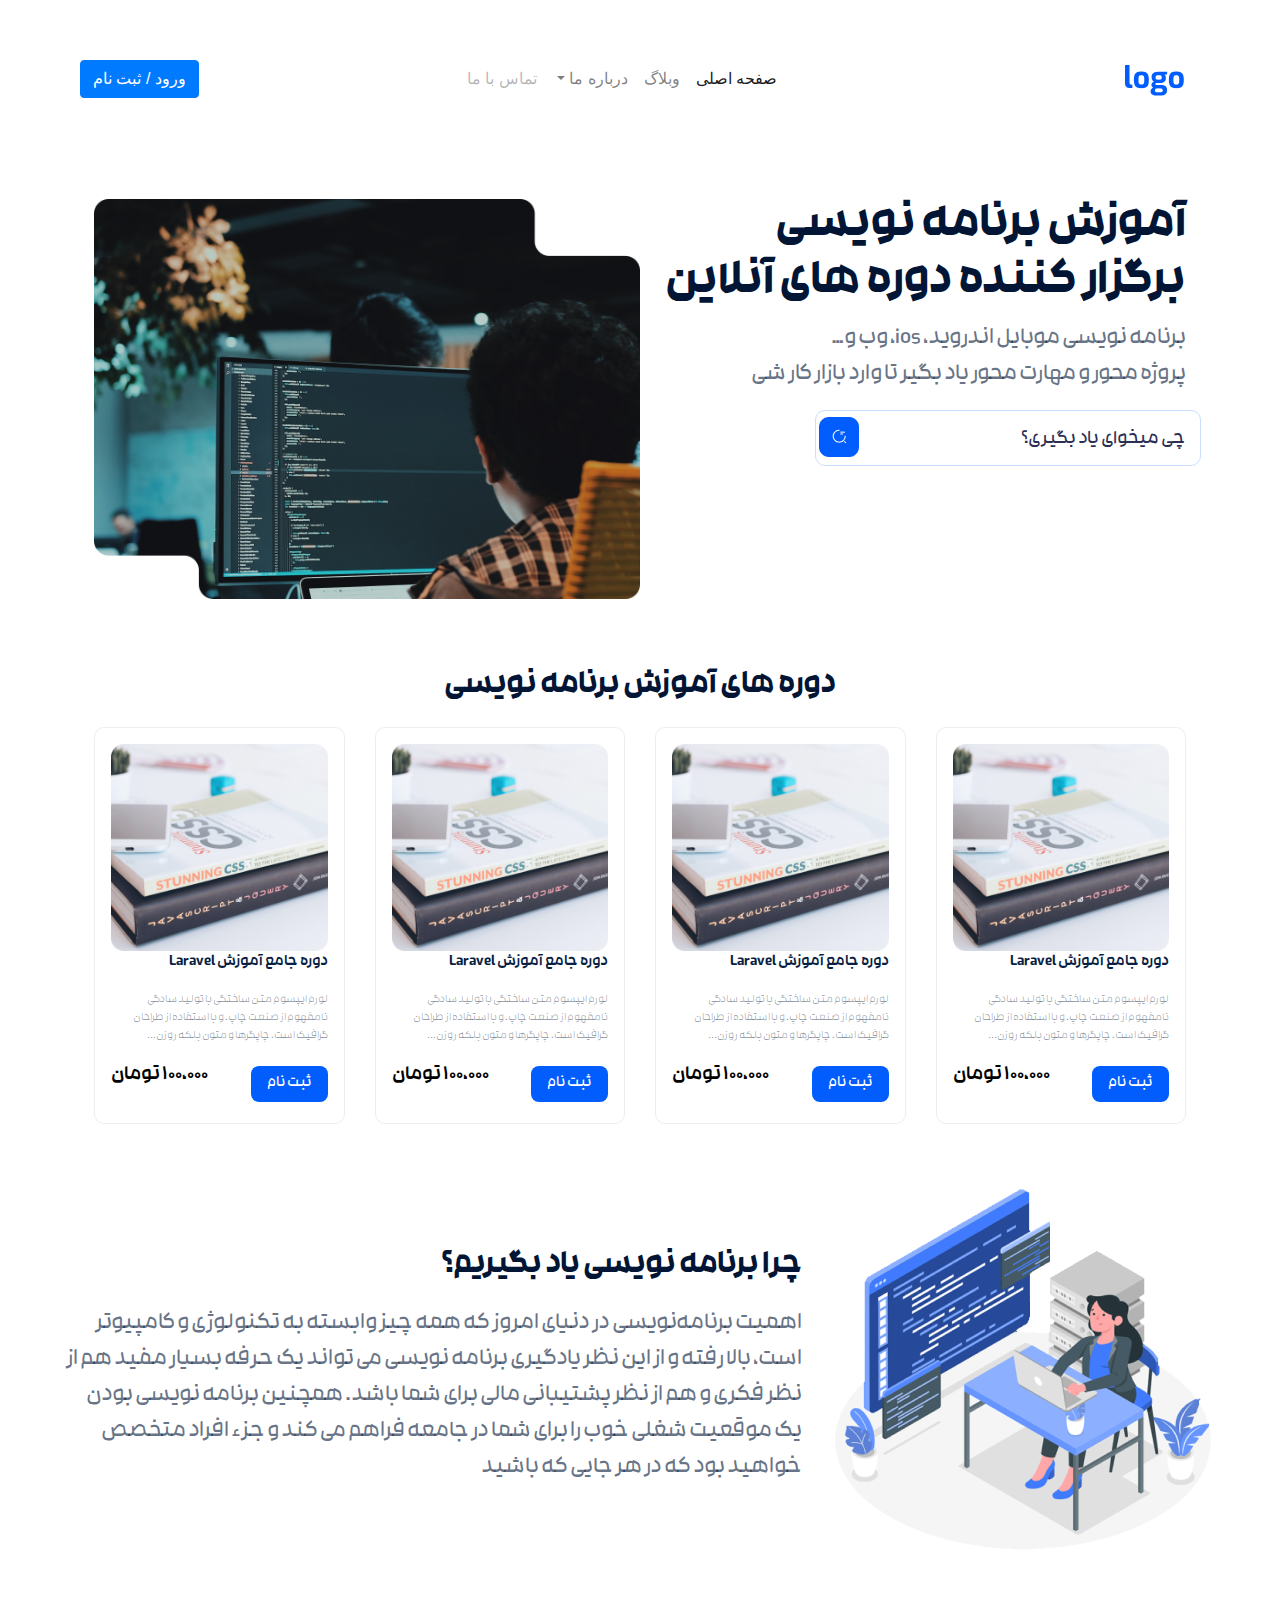
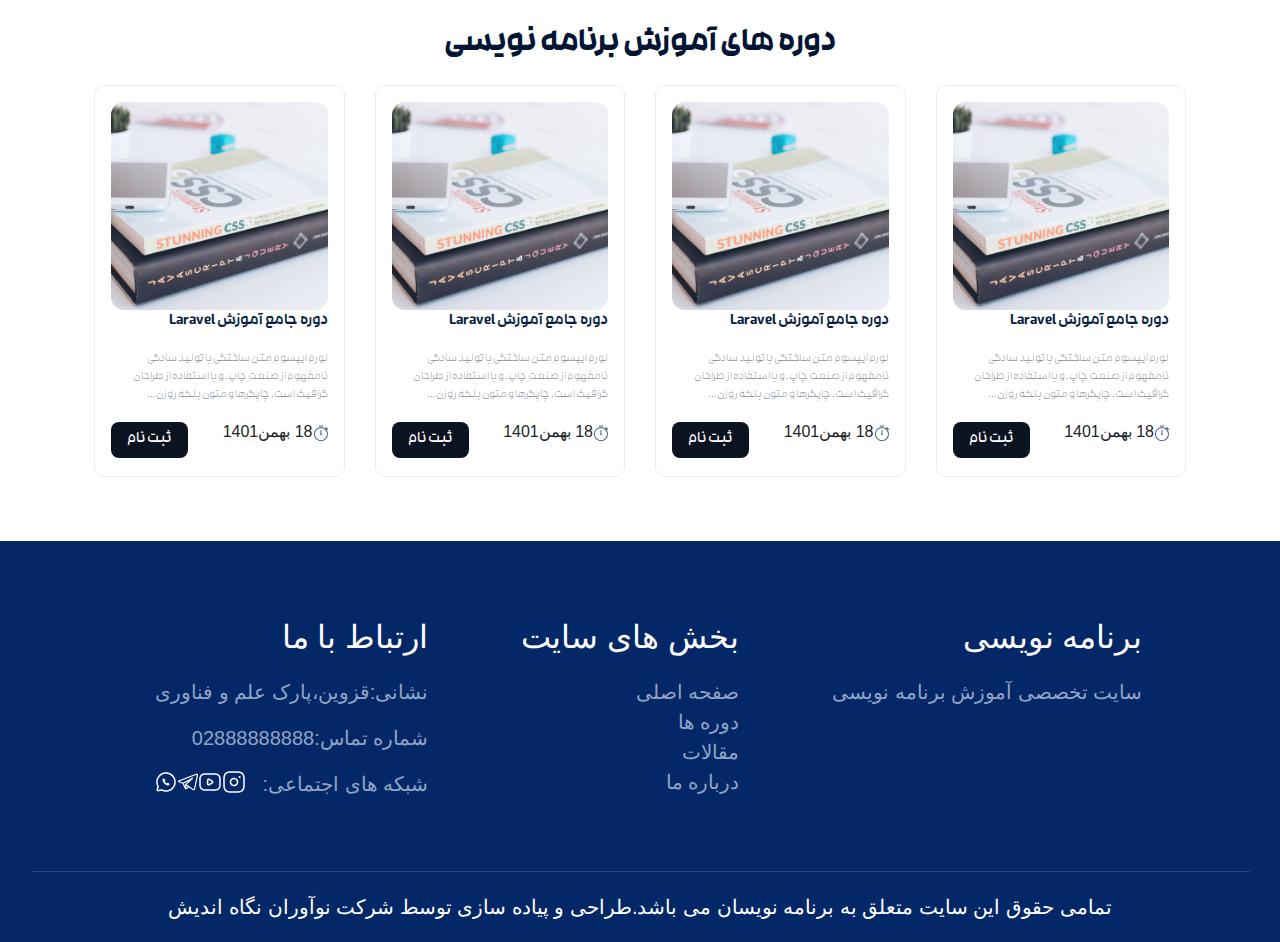
<file: index.html>
<!DOCTYPE html>
<html lang="en">
<head>
    <meta charset="UTF-8">
    <meta http-equiv="X-UA-Compatible" content="IE=edge">
    <meta name="viewport" content="width=device-width, initial-scale=1.0">
    <title>index</title>
    <link href="https://unpkg.com/aos@2.3.1/dist/aos.css" rel="stylesheet">
    <script src="https://unpkg.com/aos@2.3.1/dist/aos.js"></script>
    <link rel="stylesheet" href="css/index.css">
    <link rel="stylesheet" href="css/globalstyle.css">
    <link rel="stylesheet" href="https://cdn.jsdelivr.net/npm/bootstrap@4.6.2/dist/css/bootstrap.min.css">
    <script src="https://cdn.jsdelivr.net/npm/jquery@3.6.3/dist/jquery.slim.min.js"></script>
    <script src="https://cdn.jsdelivr.net/npm/popper.js@1.16.1/dist/umd/popper.min.js"></script>
    <script src="https://cdn.jsdelivr.net/npm/bootstrap@4.6.2/dist/js/bootstrap.bundle.min.js"></script>
</head>
<body>
    <header class="hed">
        <nav class="navbar navbar-expand-lg navbar-light bg">
            <a class="navbar-brand" href="https://zirotopro.ir/">
                <img src="images/logo.png">
            </a>
            <button class="navbar-toggler" type="button" data-toggle="collapse" data-target="#navbarSupportedContent" aria-controls="navbarSupportedContent" aria-expanded="false" aria-label="Toggle navigation">
              <span class="navbar-toggler-icon"></span>
            </button>
          
            <div class="collapse navbar-collapse" id="navbarSupportedContent">
              <ul class="navbar-nav mr-auto">
                <li class="nav-item active">
                  <a class="nav-link" href="zirotopro.ir">صفحه اصلی <span class="sr-only">(current)</span></a>
                </li>
                <li class="nav-item">
                  <a class="nav-link" href="zirotopro.ir">وبلاگ</a>
                </li>
                <li class="nav-item dropdown">
                  <a class="nav-link dropdown-toggle" href="zirotopro.ir" id="navbarDropdown" role="button" data-toggle="dropdown" aria-haspopup="true" aria-expanded="false">
                    درباره ما
                  </a>
                  <div class="dropdown-menu" aria-labelledby="navbarDropdown">
                    <a class="dropdown-item" href="zirotopro.ir">زیرو تو پرو</a>
                    <a class="dropdown-item" href="https://zibaeslami.ir/">زیبا اسلامی</a>
                    <div class="dropdown-divider"></div>
                    <a class="dropdown-item" href="#">وبلاگ اصلی سایت</a>
                  </div>
                </li>
                <li class="nav-item">
                  <a class="nav-link disabled" href="zirotopro.ir">تماس با ما</a>
                </li>
                </li>
              </ul>
              <div> 
                <form class="form-inline my-2 my-lg-0">
                    <button class="btn btn-primary" type="submit">ورود / ثبت نام</button>
                  </form>
              </div>
            </div>
          </nav>
    </header>
    <div class="hero">
        <div class="hero-image" data-aos="fade-right" data-aos-duration="1500">
            <img src="images/heroimage.png" alt="image">
        </div>
        <div class="hero-desc">
            <h1 class="hero-title">
                آموزش برنامه نویسی <br/>
برگزار کننده دوره های آنلاین 
            </h1>
            <p class="hero-desc-desc">
                برنامه نویسی موبایل اندروید، ios، وب و … <br/>
 پروژه محور و مهارت محور یاد بگیر تا وارد بازار کار شی
            </p>
            <form>
                <div class="hero-input">
                    <input placeholder="چی میخوای یاد بگیری؟" name="what">
                    <img src="images/search.png" alt="icon">
                </div>
            </form>
        </div>
    </div>

    <div class="vasati">
        <p class="product-title">
            دوره های آموزش برنامه نویسی
        </p>
        <div class="product-wrapper">
            <div class="product-item">
                <div class="product-item-image">
                    <img src="images/itempicutre.png" alt="image">
                </div>
                <div class="product-item-desc">
                    <p class="product-item-desc-title">
                        دوره جامع آموزش Laravel
                    </p>
                    <p class="product-item-desc-desc">
                        لورم ایپسوم متن ساختگی با تولید سادگی نامفهوم از صنعت چاپ، و با استفاده از طراحان گرافیک است، چاپگرها و متون بلکه روزن...
                    </p>
                    <div class="product-item-bottom">
                        <a href="https://zibaeslami.ir/">ثبت نام</a>
                        <p>۱۰۰،۰۰۰ تومان</p>
                    </div>
                </div>
            </div>
            <div class="product-item">
                <div class="product-item-image">
                    <img src="images/itempicutre.png" alt="image">
                </div>
                <div class="product-item-desc">
                    <p class="product-item-desc-title">
                        دوره جامع آموزش Laravel
                    </p>
                    <p class="product-item-desc-desc">
                        لورم ایپسوم متن ساختگی با تولید سادگی نامفهوم از صنعت چاپ، و با استفاده از طراحان گرافیک است، چاپگرها و متون بلکه روزن...
                    </p>
                    <div class="product-item-bottom">
                        <a href="https://zibaeslami.ir/">ثبت نام</a>
                        <p>۱۰۰،۰۰۰ تومان</p>
                    </div>
                </div>
            </div>
            <div class="product-item">
                <div class="product-item-image">
                    <img src="images/itempicutre.png" alt="image">
                </div>
                <div class="product-item-desc">
                    <p class="product-item-desc-title">
                        دوره جامع آموزش Laravel
                    </p>
                    <p class="product-item-desc-desc">
                        لورم ایپسوم متن ساختگی با تولید سادگی نامفهوم از صنعت چاپ، و با استفاده از طراحان گرافیک است، چاپگرها و متون بلکه روزن...
                    </p>
                    <div class="product-item-bottom">
                        <a href="https://zibaeslami.ir/">ثبت نام</a>
                        <p>۱۰۰،۰۰۰ تومان</p>
                    </div>
                </div>
            </div>
            <div class="product-item">
                <div class="product-item-image">
                    <img src="images/itempicutre.png" alt="image">
                </div>
                <div class="product-item-desc">
                    <p class="product-item-desc-title">
                        دوره جامع آموزش Laravel
                    </p>
                    <p class="product-item-desc-desc">
                        لورم ایپسوم متن ساختگی با تولید سادگی نامفهوم از صنعت چاپ، و با استفاده از طراحان گرافیک است، چاپگرها و متون بلکه روزن...
                    </p>
                    <div class="product-item-bottom">
                        <a href="https://zibaeslami.ir/">ثبت نام</a>
                        <p>۱۰۰،۰۰۰ تومان</p>
                    </div>
                </div>
            </div>
        </div>
    </div>
        <div class="index-hero-wrapper">
            <div class="index-hero-image">
                <img src="images/computer.png" alt="image">
            </div>
            <div class="index-hero">
                <p class="index-hero-title">
                    چرا برنامه نویسی یاد بگیریم؟
                </p>
                <p class="index-hero-desc">
                    اهمیت برنامه‌نویسی در دنیای امروز که همه چیز وابسته به تکنولوژی و کامپیوتر است، بالا رفته و از این نظر یادگیری برنامه نویسی می تواند یک حرفه بسیار مفید هم از نظر فکری و هم از نظر پشتیبانی مالی برای شما باشد. همچنین برنامه نویسی بودن یک موقعیت شغلی خوب را برای شما در جامعه فراهم می کند و جزء افراد متخصص خواهید بود که در هر جایی که باشید 
                </p>
            </div>
        </div>
        <div class="paini">
        <p class="product-title">
            دوره های آموزش برنامه نویسی
        </p>
        <div class="card-wrapper">
            <div class="product-item">
                <div class="product-item-image">
                    <img src="images/itempicutre.png" alt="image">
                </div>
                <div class="product-item-desc">
                    <p class="product-item-desc-title">
                        دوره جامع آموزش Laravel
                    </p>
                    <p class="product-item-desc-desc">
                        لورم ایپسوم متن ساختگی با تولید سادگی نامفهوم از صنعت چاپ، و با استفاده از طراحان گرافیک است، چاپگرها و متون بلکه روزن...
                    </p>
                    <div class="card-item-bottom">
                        <a href="https://zibaeslami.ir/">ثبت نام</a>
                        <div class="time-icon">
                            <p>18 بهمن1401</p>
                            <div>
                                <img src="images/clock.png" alt="icon">
                            </div>    
                        </div>
                    </div>
                </div>
            </div>
            <div class="product-item">
                <div class="product-item-image">
                    <img src="images/itempicutre.png" alt="image">
                </div>
                <div class="product-item-desc">
                    <p class="product-item-desc-title">
                        دوره جامع آموزش Laravel
                    </p>
                    <p class="product-item-desc-desc">
                        لورم ایپسوم متن ساختگی با تولید سادگی نامفهوم از صنعت چاپ، و با استفاده از طراحان گرافیک است، چاپگرها و متون بلکه روزن...
                    </p>
                    <div class="card-item-bottom">
                        <a href="https://zibaeslami.ir/">ثبت نام</a>
                        <div class="time-icon">
                            <p>18 بهمن1401</p>
                            <div>
                                <img src="images/clock.png" alt="icon">
                            </div>    
                        </div>
                    </div>
                </div>
            </div>
            <div class="product-item">
                <div class="product-item-image">
                    <img src="images/itempicutre.png" alt="image">
                </div>
                <div class="product-item-desc">
                    <p class="product-item-desc-title">
                        دوره جامع آموزش Laravel
                    </p>
                    <p class="product-item-desc-desc">
                        لورم ایپسوم متن ساختگی با تولید سادگی نامفهوم از صنعت چاپ، و با استفاده از طراحان گرافیک است، چاپگرها و متون بلکه روزن...
                    </p>
                    <div class="card-item-bottom">
                        <a href="https://zibaeslami.ir/">ثبت نام</a>
                        <div class="time-icon">
                            <p>18 بهمن1401</p>
                            <div>
                                <img src="images/clock.png" alt="icon">
                            </div>    
                        </div>
                    </div>
                </div>
            </div>
            <div class="product-item">
                <div class="product-item-image">
                    <img src="images/itempicutre.png" alt="image">
                </div>
                <div class="product-item-desc">
                    <p class="product-item-desc-title">
                        دوره جامع آموزش Laravel
                    </p>
                    <p class="product-item-desc-desc">
                        لورم ایپسوم متن ساختگی با تولید سادگی نامفهوم از صنعت چاپ، و با استفاده از طراحان گرافیک است، چاپگرها و متون بلکه روزن...
                    </p>
                    <div class="card-item-bottom">
                        <a href="https://zibaeslami.ir/">ثبت نام</a>
                        <div class="time-icon">
                            <p>18 بهمن1401</p>
                            <div>
                                <img src="images/clock.png" alt="icon">
                            </div>
                        </div>
                    </div>
                </div>
            </div>
        </div>
    </div>
    <footer class="footer">
        <div class="foot-all">
            <div class="foot-top">
                <div class="foot-sit">
                    <p class="foot-sit-titel">
                        برنامه نویسی
                    </p>
                    <p class="foot-sit-desc">
                        سایت تخصصی آموزش برنامه نویسی
                    </p>
                </div>
                <div class="foot-part">
                    <p class="foot-sit-titel">
                        بخش های سایت
                    </p>
                    <div clas="foor-part-all">
                        <div class="foot-part-link">
                            <a href="https://zibaeslami.ir/">صفحه اصلی</a>
                        </div>
                        <div class="foot-part-link">    
                            <a href="https://zibaeslami.ir/">دوره ها</a>
                        </div>
                        <div class="foot-part-link">
                            <a href="https://zibaeslami.ir/">مقالات</a>
                        </div>
                        <div class="foot-part-link">    
                            <a href="https://zibaeslami.ir/">درباره ما</a>
                        </div>
                    </div>
                </div>
                <div class="foot-connection">
                    <p class="foot-sit-titel">
                        ارتباط با ما
                    </p>
                    <div>
                        <p class="foot-sit-desc">
                            نشانی:قزوین،پارک علم و فناوری
                        </p>
                        <p class="foot-sit-desc">
                            شماره تماس:02888888888
                        </p>
                        <div class="social-media">
                            <div class="foot-sit-dtext">
                                <p class="foot-sit-desc">
                                    شبکه های اجتماعی:
                                </p>
                            </div>
                            <div class="app-icon">
                                <div>
                                    <a href="https://zibaeslami.ir/">
                                    <img src="images/instagram.png" alt="icon"></a>
                                </div>
                                <div>
                                    <a href="https://zibaeslami.ir/">
                                    <img src="images/youtube.png" alt="icon"></a>
                                </div>
                                <div>
                                    <a href="https://zibaeslami.ir/">
                                    <img src="images/telegram.png" alt="icon"></a>
                                </div>
                                <div>
                                    <a href="https://zibaeslami.ir/">
                                    <img src="images/whatsapp.png" alt="icon"></a>
                                </div>
                            </div>
                        </div>
                    </div>
                </div>
            </div>
            <div class="foot-end">
                <div class="footer-end-image">
                    <img src="images/line.png" alt="line">
                </div>    
                <p class="footer-end-desc">
                تمامی حقوق این سایت متعلق به برنامه نویسان می باشد.طراحی و پیاده سازی توسط شرکت نوآوران نگاه اندیش
                </p>
            </div>
        </div>
    </footer>
    <script>AOS.init();</script>
</body>
</html>
</file>
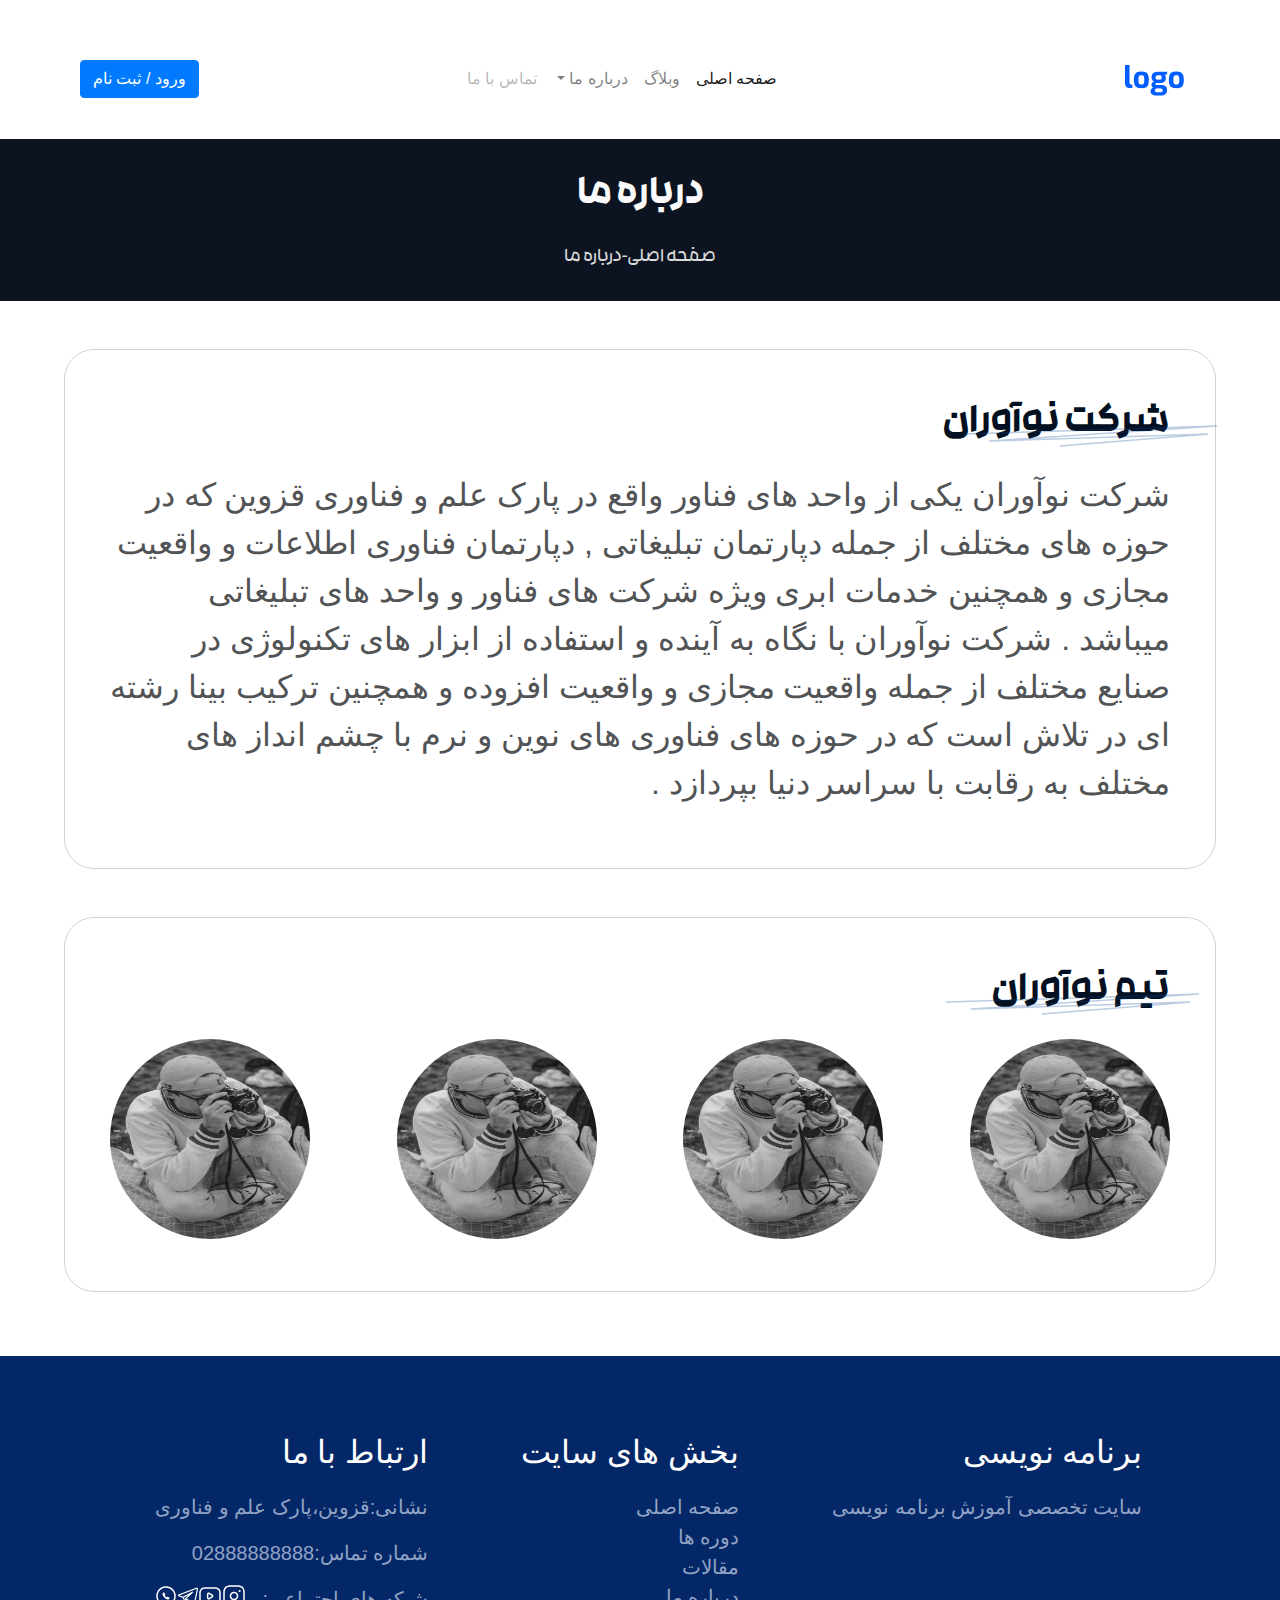
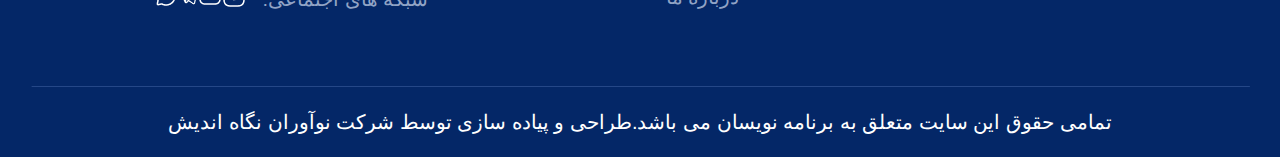
<file: about us.html>
<!DOCTYPE html>
<html lang="en">
<head>
    <meta charset="UTF-8">
    <meta http-equiv="X-UA-Compatible" content="IE=edge">
    <meta name="viewport" content="width=device-width, initial-scale=1.0">
    <title>about us</title>
    <link rel="stylesheet" href="css/globalstyle.css">
    <link rel="stylesheet" href="css/about-us.css">
    <link rel="stylesheet" href="https://cdn.jsdelivr.net/npm/bootstrap@4.6.2/dist/css/bootstrap.min.css">
    <script src="https://cdn.jsdelivr.net/npm/jquery@3.6.3/dist/jquery.slim.min.js"></script>
    <script src="https://cdn.jsdelivr.net/npm/popper.js@1.16.1/dist/umd/popper.min.js"></script>
    <script src="https://cdn.jsdelivr.net/npm/bootstrap@4.6.2/dist/js/bootstrap.bundle.min.js"></script>
</head>
<body>
    <header class="hed">
        <nav class="navbar navbar-expand-lg navbar-light bg">
            <a class="navbar-brand" href="https://zirotopro.ir/">
                <img src="images/logo.png">
            </a>
            <button class="navbar-toggler" type="button" data-toggle="collapse" data-target="#navbarSupportedContent" aria-controls="navbarSupportedContent" aria-expanded="false" aria-label="Toggle navigation">
              <span class="navbar-toggler-icon"></span>
            </button>
          
            <div class="collapse navbar-collapse" id="navbarSupportedContent">
              <ul class="navbar-nav mr-auto">
                <li class="nav-item active">
                  <a class="nav-link" href="zirotopro.ir">صفحه اصلی <span class="sr-only">(current)</span></a>
                </li>
                <li class="nav-item">
                  <a class="nav-link" href="zirotopro.ir">وبلاگ</a>
                </li>
                <li class="nav-item dropdown">
                  <a class="nav-link dropdown-toggle" href="zirotopro.ir" id="navbarDropdown" role="button" data-toggle="dropdown" aria-haspopup="true" aria-expanded="false">
                    درباره ما
                  </a>
                  <div class="dropdown-menu" aria-labelledby="navbarDropdown">
                    <a class="dropdown-item" href="zirotopro.ir">زیرو تو پرو</a>
                    <a class="dropdown-item" href="https://zibaeslami.ir/">زیبا اسلامی</a>
                    <div class="dropdown-divider"></div>
                    <a class="dropdown-item" href="#">وبلاگ اصلی سایت</a>
                  </div>
                </li>
                <li class="nav-item">
                  <a class="nav-link disabled" href="zirotopro.ir">تماس با ما</a>
                </li>
                </li>
              </ul>
              <div> 
                <form class="form-inline my-2 my-lg-0">
                    <button class="btn btn-primary" type="submit">ورود / ثبت نام</button>
                  </form>
              </div>
            </div>
          </nav>
    </header>
    <div class="main-title">
        <p class="main-title-title">
            درباره ما
        </p>
        <p class="main-title-desc">
            صفحه اصلی-درباره ما
        </p>
    </div>
    <div class="top-box">
        <div class="top-title">
            <p class="top-title-title">
                شرکت نوآوران
            </p>
            <div class="top-title-image">
                <img src="images/vector.png" alt="vector">
            </div>    
        </div>
        <div class="desc-box">
            <p>
                شرکت نوآوران یکی از واحد های فناور واقع در پارک علم و فناوری قزوین که در حوزه های مختلف از جمله دپارتمان تبلیغاتی , دپارتمان فناوری اطلاعات و واقعیت مجازی و همچنین خدمات ابری ویژه شرکت های فناور و واحد های تبلیغاتی میباشد . شرکت نوآوران با نگاه به آینده و استفاده از ابزار های تکنولوژی در صنایع مختلف از جمله واقعیت مجازی و واقعیت افزوده و همچنین ترکیب بینا رشته ای در تلاش است که در حوزه های فناوری های نوین و نرم با چشم انداز های مختلف به رقابت با سراسر دنیا بپردازد .
            </p>
        </div>    
    </div>
    <div class="bottem-box">
        <div class="box-title">
            <p>
                تیم نوآوران
                <div class="box-vector">
                    <img src="images/vector.png" alt="vector">
                </div>
            </p>  
        </div>
        <div class="box-image">
            <div>
                <div class="box-image-img">
                    <img src="images/person.jpg" alt="image" style="width: 200px;height:200px;">
                    <div class="photo-desc">
                        <p class="photo-desc-titel">
                            صادق زمانی
                        </p>
                        <p class="photo-desc-desc">
                            طراح رابط کاربری
                        </p>
                    </div>
                </div>
            </div>
            <div>
                <div class="box-image-img">
                    <img src="images/person.jpg" alt="image" style="width: 200px;height:200px;">
                    <div class="photo-desc">
                        <p class="photo-desc-titel">
                            صادق زمانی
                        </p>
                        <p class="photo-desc-desc">
                            طراح رابط کاربری
                        </p>
                    </div>
                </div>
            </div>
            <div>
                <div class="box-image-img">
                    <img src="images/person.jpg" alt="image" style="width: 200px;height:200px;">
                    <div class="photo-desc">
                        <p class="photo-desc-titel">
                            صادق زمانی
                        </p>
                        <p class="photo-desc-desc">
                            طراح رابط کاربری
                        </p>
                    </div>
                </div>
            </div>
            <div>
                <div class="box-image-img">
                    <img src="images/person.jpg" alt="image" style="width: 200px;height:200px;">
                    <div class="photo-desc">
                        <p class="photo-desc-titel">
                            صادق زمانی
                        </p>
                        <p class="photo-desc-desc">
                            طراح رابط کاربری
                        </p>
                    </div>
                </div>
            </div>
        </div>
    </div>

    <footer class="footer">
        <div class="foot-all">
            <div class="foot-top">
                <div class="foot-sit">
                    <p class="foot-sit-titel">
                        برنامه نویسی
                    </p>
                    <p class="foot-sit-desc">
                        سایت تخصصی آموزش برنامه نویسی
                    </p>
                </div>
                <div class="foot-part">
                    <p class="foot-sit-titel">
                        بخش های سایت
                    </p>
                    <div clas="foor-part-all">
                        <div class="foot-part-link">
                            <a href="https://zibaeslami.ir/">صفحه اصلی</a>
                        </div>
                        <div class="foot-part-link">    
                            <a href="https://zibaeslami.ir/">دوره ها</a>
                        </div>
                        <div class="foot-part-link">
                            <a href="https://zibaeslami.ir/">مقالات</a>
                        </div>
                        <div class="foot-part-link">    
                            <a href="https://zibaeslami.ir/">درباره ما</a>
                        </div>
                    </div>
                </div>
                <div class="foot-connection">
                    <p class="foot-sit-titel">
                        ارتباط با ما
                    </p>
                    <div>
                        <p class="foot-sit-desc">
                            نشانی:قزوین،پارک علم و فناوری
                        </p>
                        <p class="foot-sit-desc">
                            شماره تماس:02888888888
                        </p>
                        <div class="social-media">
                            <div class="foot-sit-dtext">
                                <p class="foot-sit-desc">
                                    شبکه های اجتماعی:
                                </p>
                            </div>
                            <div class="app-icon">
                                <div>
                                    <a href="https://zibaeslami.ir/">
                                    <img src="images/instagram.png" alt="icon"></a>
                                </div>
                                <div>
                                    <a href="https://zibaeslami.ir/">
                                    <img src="images/youtube.png" alt="icon"></a>
                                </div>
                                <div>
                                    <a href="https://zibaeslami.ir/">
                                    <img src="images/telegram.png" alt="icon"></a>
                                </div>
                                <div>
                                    <a href="https://zibaeslami.ir/">
                                    <img src="images/whatsapp.png" alt="icon"></a>
                                </div>
                            </div>
                        </div>
                    </div>
                </div>
            </div>
            <div class="foot-end">
                <div class="footer-end-image">
                    <img src="images/line.png" alt="line">
                </div>    
                <p class="footer-end-desc">
                تمامی حقوق این سایت متعلق به برنامه نویسان می باشد.طراحی و پیاده سازی توسط شرکت نوآوران نگاه اندیش
                </p>
            </div>
        </div>
    </footer>
</body>
</html>
</file>
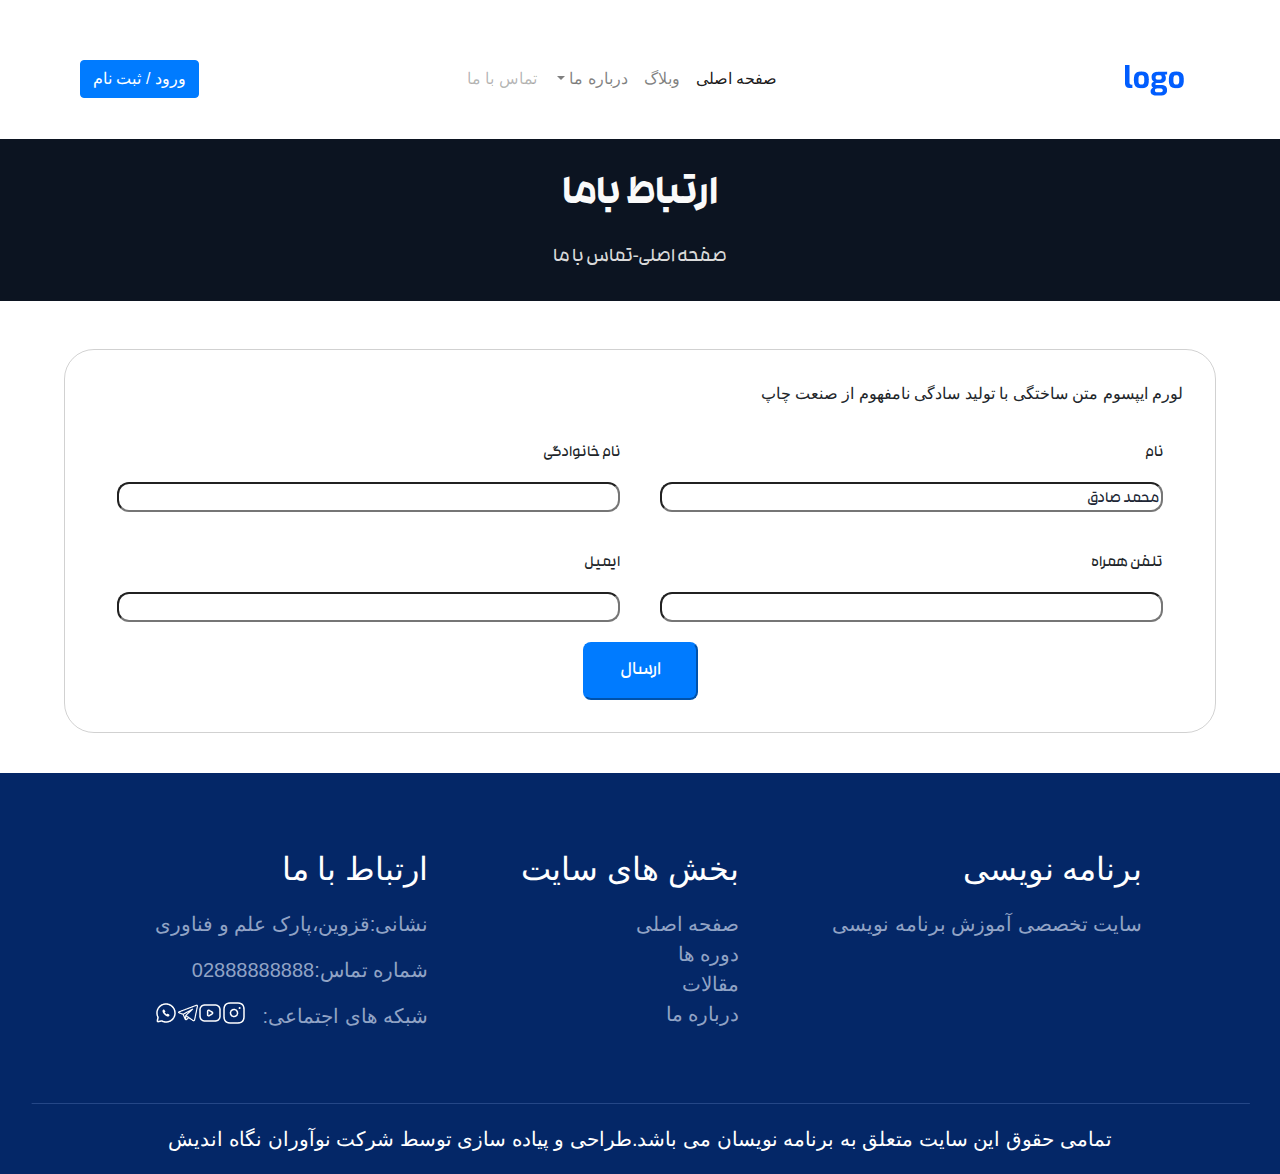
<file: contact-us.html>
<!DOCTYPE html>
<html lang="en">
<head>
    <meta charset="UTF-8">
    <meta http-equiv="X-UA-Compatible" content="IE=edge">
    <meta name="viewport" content="width=device-width, initial-scale=1.0">
    <title>contact-us</title>
    <link rel="stylesheet" href="css/globalstyle.css">
    <link rel="stylesheet" href="css/contact-us.css">
    <link rel="stylesheet" href="https://cdn.jsdelivr.net/npm/bootstrap@4.6.2/dist/css/bootstrap.min.css">
    <script src="https://cdn.jsdelivr.net/npm/jquery@3.6.3/dist/jquery.slim.min.js"></script>
    <script src="https://cdn.jsdelivr.net/npm/popper.js@1.16.1/dist/umd/popper.min.js"></script>
    <script src="https://cdn.jsdelivr.net/npm/bootstrap@4.6.2/dist/js/bootstrap.bundle.min.js"></script>
</head>
<body>
    <header class="hed">
        <nav class="navbar navbar-expand-lg navbar-light bg">
            <a class="navbar-brand" href="https://zirotopro.ir/">
                <img src="images/logo.png">
            </a>
            <button class="navbar-toggler" type="button" data-toggle="collapse" data-target="#navbarSupportedContent" aria-controls="navbarSupportedContent" aria-expanded="false" aria-label="Toggle navigation">
              <span class="navbar-toggler-icon"></span>
            </button>
          
            <div class="collapse navbar-collapse" id="navbarSupportedContent">
              <ul class="navbar-nav mr-auto">
                <li class="nav-item active">
                  <a class="nav-link" href="zirotopro.ir">صفحه اصلی <span class="sr-only">(current)</span></a>
                </li>
                <li class="nav-item">
                  <a class="nav-link" href="zirotopro.ir">وبلاگ</a>
                </li>
                <li class="nav-item dropdown">
                  <a class="nav-link dropdown-toggle" href="zirotopro.ir" id="navbarDropdown" role="button" data-toggle="dropdown" aria-haspopup="true" aria-expanded="false">
                    درباره ما
                  </a>
                  <div class="dropdown-menu" aria-labelledby="navbarDropdown">
                    <a class="dropdown-item" href="zirotopro.ir">زیرو تو پرو</a>
                    <a class="dropdown-item" href="https://zibaeslami.ir/">زیبا اسلامی</a>
                    <div class="dropdown-divider"></div>
                    <a class="dropdown-item" href="#">وبلاگ اصلی سایت</a>
                  </div>
                </li>
                <li class="nav-item">
                  <a class="nav-link disabled" href="zirotopro.ir">تماس با ما</a>
                </li>
                </li>
              </ul>
              <div> 
                <form class="form-inline my-2 my-lg-0">
                    <button class="btn btn-primary" type="submit">ورود / ثبت نام</button>
                  </form>
              </div>
            </div>
          </nav>
    </header>
    <div class="main-title">
        <p class="main-title-title">
            ارتباط باما
        </p>
        <p class="main-title-desc">
            صفحه اصلی-تماس با ما
        </p>
    </div>
    <div class="box">
        <p class="box-title">
            لورم ایپسوم متن ساختگی با تولید سادگی نامفهوم از صنعت چاپ
        </p>
        <div class="form-box">
            <form class="box-grid">
                    <div class="grid-container">
                        <div class="grid-in-box">
                            <p>نام</p>
                            <input type="text" placeholder="محمد صادق" name="firstname">
                        </div>
                        <div class="grid-in-box">
                            <p>
                                نام خانوادگی
                            </p>
                            <input type="text" name="lastname">
                        </div>
                    </div>
                    <div class="grid-container">
                        <div class="grid-in-box">
                            <p>
                                تلفن همراه
                            </p>
                            <input type="tel" name="phonumber">
                        </div>
                        <div class="grid-in-box">
                            <p>
                                ایمیل
                            </p>
                            <input type="email" name="email">
                        </div>
                    </div>
            </form>
        </div>
        <button type="button" class="btn-send btn-primary">ارسال</button>
        
    </div>



    <footer class="footer">
        <div class="foot-all">
            <div class="foot-top">
                <div class="foot-sit">
                    <p class="foot-sit-titel">
                        برنامه نویسی
                    </p>
                    <p class="foot-sit-desc">
                        سایت تخصصی آموزش برنامه نویسی
                    </p>
                </div>
                <div class="foot-part">
                    <p class="foot-sit-titel">
                        بخش های سایت
                    </p>
                    <div clas="foor-part-all">
                        <div class="foot-part-link">
                            <a href="https://zibaeslami.ir/">صفحه اصلی</a>
                        </div>
                        <div class="foot-part-link">    
                            <a href="https://zibaeslami.ir/">دوره ها</a>
                        </div>
                        <div class="foot-part-link">
                            <a href="https://zibaeslami.ir/">مقالات</a>
                        </div>
                        <div class="foot-part-link">    
                            <a href="https://zibaeslami.ir/">درباره ما</a>
                        </div>
                    </div>
                </div>
                <div class="foot-connection">
                    <p class="foot-sit-titel">
                        ارتباط با ما
                    </p>
                    <div>
                        <p class="foot-sit-desc">
                            نشانی:قزوین،پارک علم و فناوری
                        </p>
                        <p class="foot-sit-desc">
                            شماره تماس:02888888888
                        </p>
                        <div class="social-media">
                            <div class="foot-sit-dtext">
                                <p class="foot-sit-desc">
                                    شبکه های اجتماعی:
                                </p>
                            </div>
                            <div class="app-icon">
                                <div>
                                    <a href="https://zibaeslami.ir/">
                                    <img src="images/instagram.png" alt="icon"></a>
                                </div>
                                <div>
                                    <a href="https://zibaeslami.ir/">
                                    <img src="images/youtube.png" alt="icon"></a>
                                </div>
                                <div>
                                    <a href="https://zibaeslami.ir/">
                                    <img src="images/telegram.png" alt="icon"></a>
                                </div>
                                <div>
                                    <a href="https://zibaeslami.ir/">
                                    <img src="images/whatsapp.png" alt="icon"></a>
                                </div>
                            </div>
                        </div>
                    </div>
                </div>
            </div>
            <div class="foot-end">
                <div class="footer-end-image">
                    <img src="images/line.png" alt="line">
                </div>    
                <p class="footer-end-desc">
                تمامی حقوق این سایت متعلق به برنامه نویسان می باشد.طراحی و پیاده سازی توسط شرکت نوآوران نگاه اندیش
                </p>
            </div>
        </div>
    </footer>
</body>
</html>
</file>
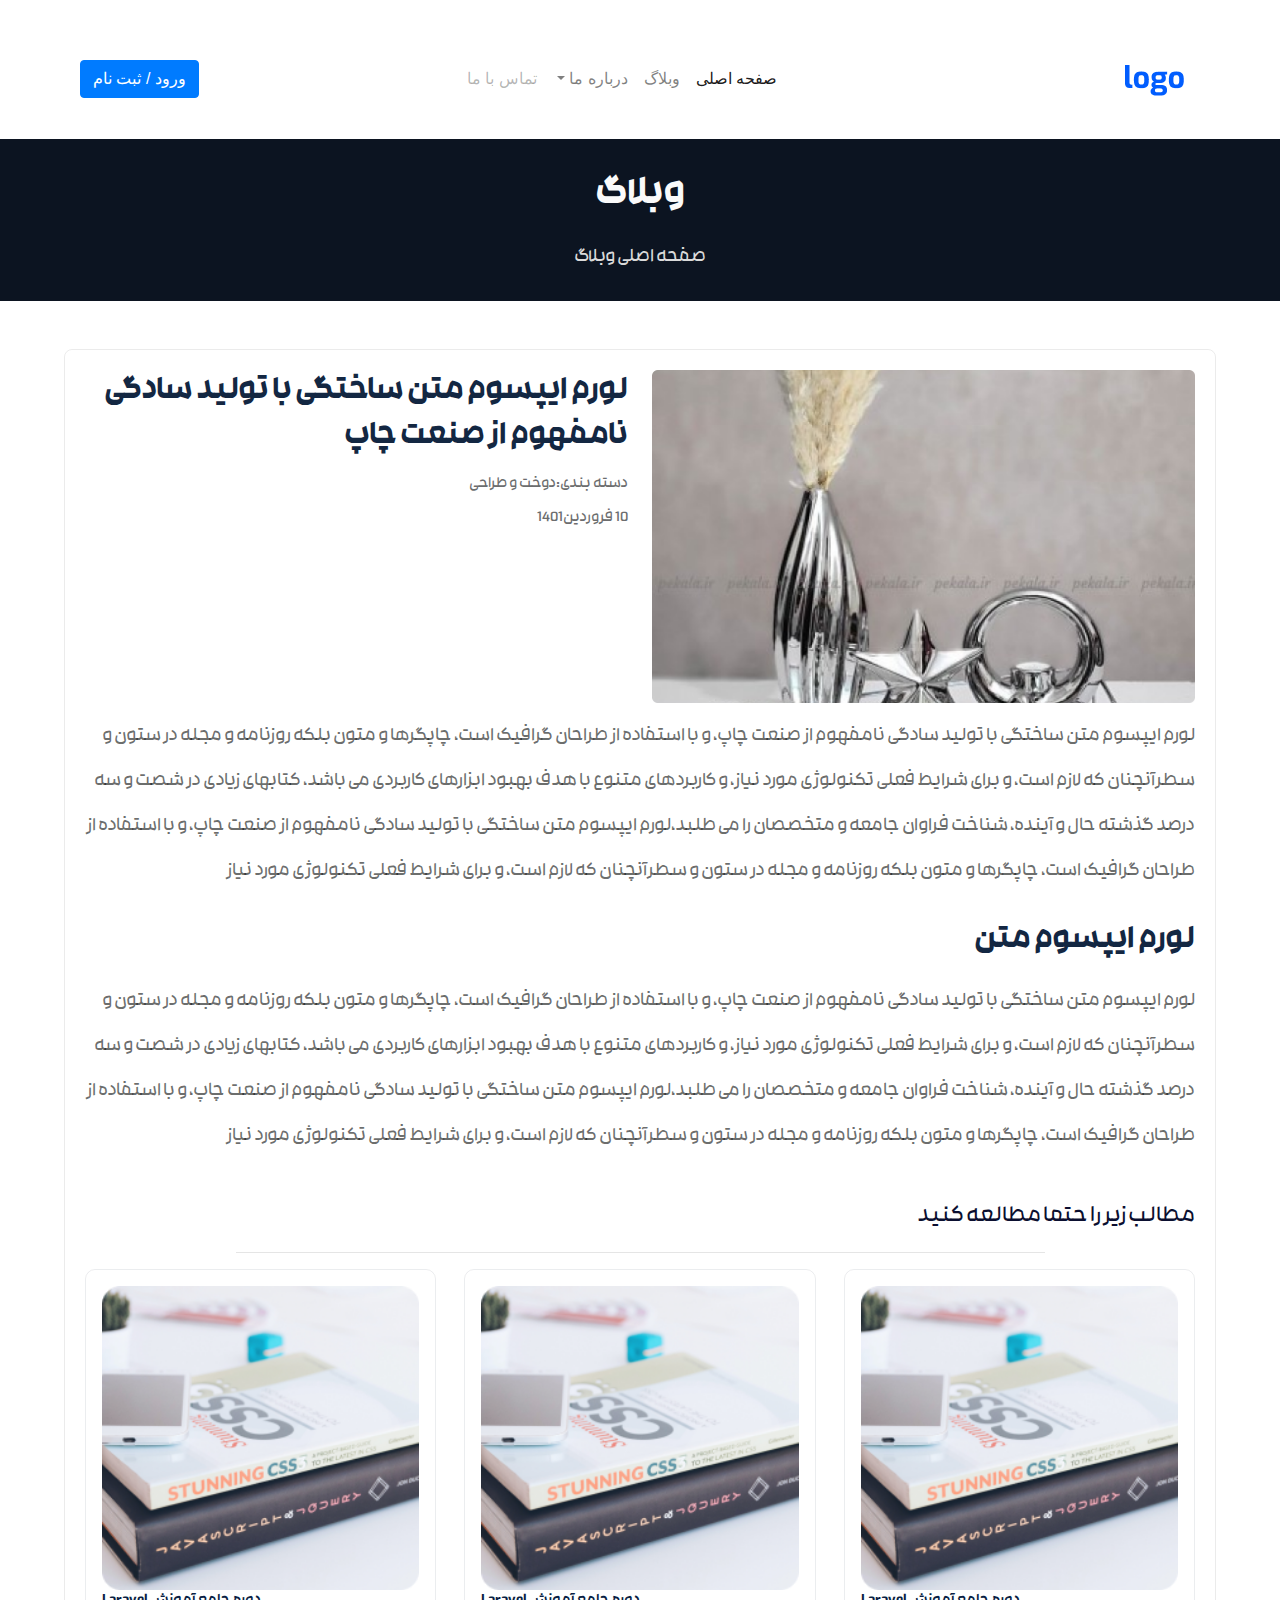
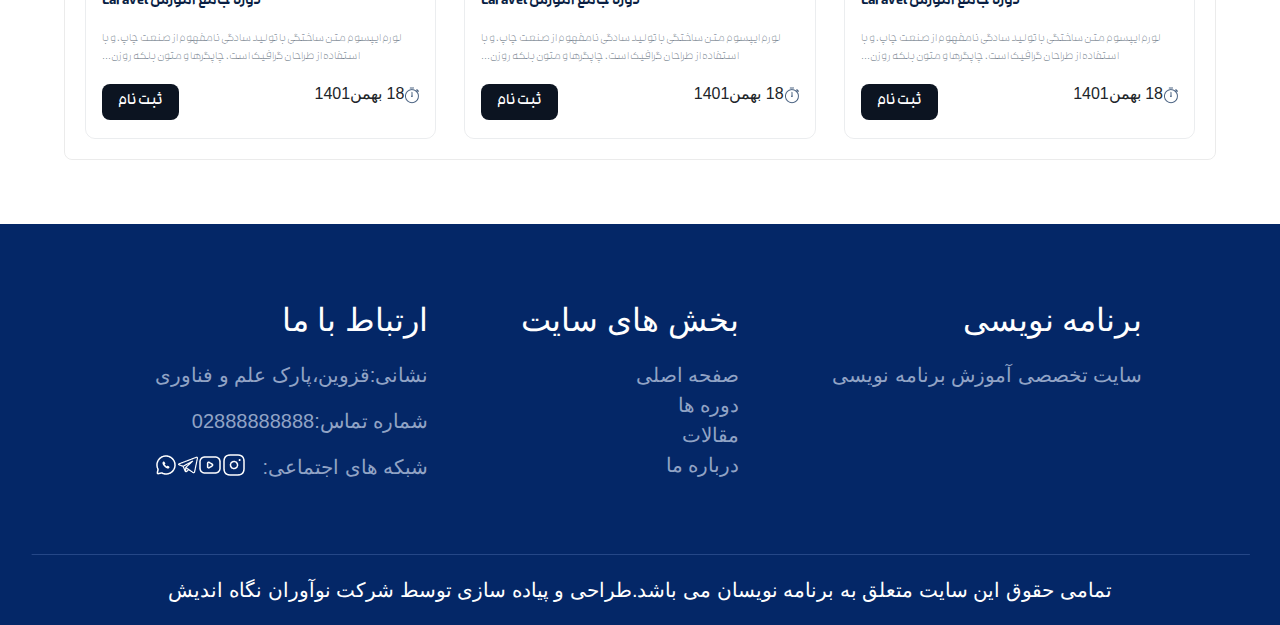
<file: weblog.html>
<!DOCTYPE html>
<html lang="en">
<head>
    <meta charset="UTF-8">
    <meta name="viewport" content="width=device-width, initial-scale=1.0">
    <title>webpage weblog</title>
    <link rel="stylesheet" href="css/globalstyle.css">
    <link rel="stylesheet" href="css/weblog.css">
    <link rel="stylesheet" href="https://cdn.jsdelivr.net/npm/bootstrap@4.6.2/dist/css/bootstrap.min.css">
    <script src="https://cdn.jsdelivr.net/npm/jquery@3.6.3/dist/jquery.slim.min.js"></script>
    <script src="https://cdn.jsdelivr.net/npm/popper.js@1.16.1/dist/umd/popper.min.js"></script>
    <script src="https://cdn.jsdelivr.net/npm/bootstrap@4.6.2/dist/js/bootstrap.bundle.min.js"></script>
</head>
<body>
    <header class="hed">
        <nav class="navbar navbar-expand-lg navbar-light bg">
            <a class="navbar-brand" href="https://zirotopro.ir/">
                <img src="images/logo.png">
            </a>
            <button class="navbar-toggler" type="button" data-toggle="collapse" data-target="#navbarSupportedContent" aria-controls="navbarSupportedContent" aria-expanded="false" aria-label="Toggle navigation">
              <span class="navbar-toggler-icon"></span>
            </button>
          
            <div class="collapse navbar-collapse" id="navbarSupportedContent">
              <ul class="navbar-nav mr-auto">
                <li class="nav-item active">
                  <a class="nav-link" href="zirotopro.ir">صفحه اصلی <span class="sr-only">(current)</span></a>
                </li>
                <li class="nav-item">
                  <a class="nav-link" href="zirotopro.ir">وبلاگ</a>
                </li>
                <li class="nav-item dropdown">
                  <a class="nav-link dropdown-toggle" href="zirotopro.ir" id="navbarDropdown" role="button" data-toggle="dropdown" aria-haspopup="true" aria-expanded="false">
                    درباره ما
                  </a>
                  <div class="dropdown-menu" aria-labelledby="navbarDropdown">
                    <a class="dropdown-item" href="zirotopro.ir">زیرو تو پرو</a>
                    <a class="dropdown-item" href="https://zibaeslami.ir/">زیبا اسلامی</a>
                    <div class="dropdown-divider"></div>
                    <a class="dropdown-item" href="#">وبلاگ اصلی سایت</a>
                  </div>
                </li>
                <li class="nav-item">
                  <a class="nav-link disabled" href="zirotopro.ir">تماس با ما</a>
                </li>
                </li>
              </ul>
              <div> 
                <form class="form-inline my-2 my-lg-0">
                    <button class="btn btn-primary" type="submit">ورود / ثبت نام</button>
                  </form>
              </div>
            </div>
          </nav>
    </header>
        <div class="main-title">
            <p class="main-title-title">
                وبلاگ
            </p>
            <p class="main-title-desc">
                صفحه اصلی وبلاگ
            </p>
        </div>
        <div class="all-box">    
            <div class="title">
                <div class="title-image">
                    <img src="images/titel photo.png" alt="image">
                </div>
                <div class="title-text">
                    <p class="title-text-title">
                        لورم ایپسوم متن ساختگی با تولید سادگی نامفهوم از صنعت چاپ
                    </p>
                    <p class="title-text-desc">
                        دسته بندی:دوخت و طراحی
                    </p>
                    <p class="title-text-time">
                        10 فروردین1401
                    </p>
                </div> 
            </div>
            <div class="middel-text">
                <p>لورم ایپسوم متن ساختگی با تولید سادگی نامفهوم از صنعت چاپ، و با استفاده از طراحان گرافیک است، چاپگرها و متون بلکه روزنامه و مجله در ستون و سطرآنچنان که لازم است، و برای شرایط فعلی تکنولوژی مورد نیاز، و کاربردهای متنوع با هدف بهبود ابزارهای کاربردی می باشد، کتابهای زیادی در شصت و سه درصد گذشته حال و آینده، شناخت فراوان جامعه و متخصصان را می طلبد،لورم ایپسوم متن ساختگی با تولید سادگی نامفهوم از صنعت چاپ، و با استفاده از طراحان گرافیک است، چاپگرها و متون بلکه روزنامه و مجله در ستون و سطرآنچنان که لازم است، و برای شرایط فعلی تکنولوژی مورد نیاز</p>
            </div>
            <div class="bottom-text">
                <p class="bottom-text-title">
                    لورم ایپسوم متن
                 </p>
                <p class="bottom-text-desc">
                    لورم ایپسوم متن ساختگی با تولید سادگی نامفهوم از صنعت چاپ، و با استفاده از طراحان گرافیک است، چاپگرها و متون بلکه روزنامه و مجله در ستون و سطرآنچنان که لازم است، و برای شرایط فعلی تکنولوژی مورد نیاز، و کاربردهای متنوع با هدف بهبود ابزارهای کاربردی می باشد، کتابهای زیادی در شصت و سه درصد گذشته حال و آینده، شناخت فراوان جامعه و متخصصان را می طلبد،لورم ایپسوم متن ساختگی با تولید سادگی نامفهوم از صنعت چاپ، و با استفاده از طراحان گرافیک است، چاپگرها و متون بلکه روزنامه و مجله در ستون و سطرآنچنان که لازم است، و برای شرایط فعلی تکنولوژی مورد نیاز
                </p>
            </div>
            <div class="read-it">
                <p class="read-it-title">
                    مطالب زیر را حتما مطالعه کنید
                </p>
                <hr/>
            </div>
            <div class="card-wrapper">
                <div class="product-item">
                    <div class="product-item-image">
                        <img src="images/itempicutre.png" alt="image">
                    </div>
                    <div class="product-item-desc">
                        <p class="product-item-desc-title">
                            دوره جامع آموزش Laravel
                        </p>
                        <p class="product-item-desc-desc">
                            لورم ایپسوم متن ساختگی با تولید سادگی نامفهوم از صنعت چاپ، و با استفاده از طراحان گرافیک است، چاپگرها و متون بلکه روزن...
                        </p>
                        <div class="card-item-bottom">
                            <a href="https://zibaeslami.ir/">ثبت نام</a>
                            <div class="time-icon">
                                <p>18 بهمن1401</p>
                                <div>
                                    <img src="images/clock.png" alt="icon">
                                </div>    
                            </div>
                        </div>
                    </div>
                </div>
                <div class="product-item">
                    <div class="product-item-image">
                        <img src="images/itempicutre.png" alt="image">
                    </div>
                    <div class="product-item-desc">
                        <p class="product-item-desc-title">
                            دوره جامع آموزش Laravel
                        </p>
                        <p class="product-item-desc-desc">
                            لورم ایپسوم متن ساختگی با تولید سادگی نامفهوم از صنعت چاپ، و با استفاده از طراحان گرافیک است، چاپگرها و متون بلکه روزن...
                        </p>
                        <div class="card-item-bottom">
                            <a href="https://zibaeslami.ir/">ثبت نام</a>
                            <div class="time-icon">
                                <p>18 بهمن1401</p>
                                <div>
                                    <img src="images/clock.png" alt="icon">
                                </div>    
                            </div>
                        </div>
                    </div>
                </div>
                <div class="product-item">
                    <div class="product-item-image">
                        <img src="images/itempicutre.png" alt="image">
                    </div>
                    <div class="product-item-desc">
                        <p class="product-item-desc-title">
                            دوره جامع آموزش Laravel
                        </p>
                        <p class="product-item-desc-desc">
                            لورم ایپسوم متن ساختگی با تولید سادگی نامفهوم از صنعت چاپ، و با استفاده از طراحان گرافیک است، چاپگرها و متون بلکه روزن...
                        </p>
                        <div class="card-item-bottom">
                            <a href="https://zibaeslami.ir/">ثبت نام</a>
                            <div class="time-icon">
                                <p>18 بهمن1401</p>
                                <div>
                                    <img src="images/clock.png" alt="icon">
                                </div>    
                            </div>
                        </div>
                    </div>
                </div>
            </div>
        </div>        
        <footer class="footer">
            <div class="foot-all">
                <div class="foot-top">
                    <div class="foot-sit">
                        <p class="foot-sit-titel">
                            برنامه نویسی
                        </p>
                        <p class="foot-sit-desc">
                            سایت تخصصی آموزش برنامه نویسی
                        </p>
                    </div>
                    <div class="foot-part">
                        <p class="foot-sit-titel">
                            بخش های سایت
                        </p>
                        <div clas="foor-part-all">
                            <div class="foot-part-link">
                                <a href="https://zibaeslami.ir/">صفحه اصلی</a>
                            </div>
                            <div class="foot-part-link">    
                                <a href="https://zibaeslami.ir/">دوره ها</a>
                            </div>
                            <div class="foot-part-link">
                                <a href="https://zibaeslami.ir/">مقالات</a>
                            </div>
                            <div class="foot-part-link">    
                                <a href="https://zibaeslami.ir/">درباره ما</a>
                            </div>
                        </div>
                    </div>
                    <div class="foot-connection">
                        <p class="foot-sit-titel">
                            ارتباط با ما
                        </p>
                        <div>
                            <p class="foot-sit-desc">
                                نشانی:قزوین،پارک علم و فناوری
                            </p>
                            <p class="foot-sit-desc">
                                شماره تماس:02888888888
                            </p>
                            <div class="social-media">
                                <div class="foot-sit-dtext">
                                    <p class="foot-sit-desc">
                                        شبکه های اجتماعی:
                                    </p>
                                </div>
                                <div class="app-icon">
                                    <div>
                                        <a href="https://zibaeslami.ir/">
                                        <img src="images/instagram.png" alt="icon"></a>
                                    </div>
                                    <div>
                                        <a href="https://zibaeslami.ir/">
                                        <img src="images/youtube.png" alt="icon"></a>
                                    </div>
                                    <div>
                                        <a href="https://zibaeslami.ir/">
                                        <img src="images/telegram.png" alt="icon"></a>
                                    </div>
                                    <div>
                                        <a href="https://zibaeslami.ir/">
                                        <img src="images/whatsapp.png" alt="icon"></a>
                                    </div>
                                </div>
                            </div>
                        </div>
                    </div>
                </div>
                <div class="foot-end">
                    <div class="footer-end-image">
                        <img src="images/line.png" alt="line">
                    </div>    
                    <p class="footer-end-desc">
                    تمامی حقوق این سایت متعلق به برنامه نویسان می باشد.طراحی و پیاده سازی توسط شرکت نوآوران نگاه اندیش
                    </p>
                </div>
            </div>
        </footer>
</body>
</html>
</file>
<file: css/index.css>
.hed{
    max-width: 1200px;
    width: 90%;
    margin: 0 auto;
}
.vasati{
    max-width: 1200px;
    width: 90%;
    margin: 0 auto;
}
.paini{
    max-width: 1200px;
    width: 90%;
    margin: 0 auto;
}
.navbar{
    direction: rtl;
    justify-content: space-between;
    margin-top: 50px;
    margin-bottom: 30px;
    max-width: 1200px;
    
}
.btn{
    padding-right: 14px;
    padding-left: 14px;
    padding-top: 12px;
    padding-bottom: 12px;
}
.collapse{
    margin-left: 24px;
}
.collapse{
    margin-left: 280px;
}
.nav-link{
    color: #949494;
    text-align: right;
}
.navbar-collapse{
    margin: 0;
}
.navbar-nav{
    margin-left: 260px;
}
.hero{
    display: flex!important;
    padding-top: 60px;
    padding-right: 30px;
    padding-left: 30px;
    margin-bottom: 60px;
    justify-content: space-between;
    max-width: 1200px;
    margin: 0 auto;
    width: 90%;
    flex-direction: row;
}
.hero-image{
    flex: 1;
    max-width: 594px;
    overflow: hidden;
}
.hero-image img{
    object-fit: cover;
    width: 100%;
}
.hero-desc{
    flex: 1;
    text-align: right;
}
.hero-title{
    font-size: 48px;
    color: #021535;
    font-family: "ultra-bold";
}
.hero-desc-desc{
    font-size: 24px;
    color: rgb(2, 21, 53 , 60%);
    font-family: "semi-bold";
}
.hero-input{
    max-width: 386px;
    margin-left: auto;
    position: relative;
    margin-right: -15px;
}
.hero-input input{
    border: 1px solid #C9DEFE;
    border-radius: 10px;
    text-align: right;
    padding: 15px;
    width: 100%;
}
.hero-input img{
    position: absolute;
    left: 4px;
    top: 7px;
}
.hero-input input::placeholder{
    font-size: 20px;
    color: #2B2F53;
    font-family: "semi-bold";
}
.hero-input input:focus{
    outline: none;
}
.product-title{
    text-align: center;
    font-family: "ultra-bold";
    font-size: 32px;
    color: #021535;
    margin-top: 64px;
}
.product-wrapper{
    display: flex;
    justify-content: space-between;
    gap: 30px;
    max-width: 1200px;
    margin: 0 auto;
    margin-bottom: 64px;
    margin-right: 30px;
    margin-left: 30px;
}
.product-item-image{
    width: 100%;
    overflow: hidden;
}
.product-item-image img{
    object-fit: cover;
    width: 100%;
}
.product-item{
    border: 1px solid rgb(2, 21, 53 , 8%);
    padding: 16px;
    border-radius: 10px;
    transition: 0.3s;
    cursor: pointer;
    text-align: right;
}
.product-item:hover{
    box-shadow: 10px 10px 4px rgb(0, 0, 0 , 25%);
}
.product-item-desc-title{
    font-family: "bold";
    font-size: 16px;
    color: #0A1F44;
}
.product-item-desc-desc{
    font-family: "regular";
    font-size: 12px;
    color: rgb(2, 21, 53 , 50%);
}
.product-item-bottom{
    display: flex;
    justify-content: space-between;
    align-items: center;
    flex-direction: row-reverse;
}
.product-item-bottom p{
    font-family: "bold";
    font-size: 20px;
    color: #000000;
}
.product-item-bottom a{
    background: #015DFE;
    color: white;
    border-radius: 8px;
    padding: 6px 16px;
    font-family: "semi-bold";
    font-size: 16px;
}
.index-hero-wrapper{
    display: flex;
    align-items: center;
    justify-content: space-evenly;
    max-width: 1200px;
    margin: 0 auto;
    margin-top: 64px;
    gap: 28px;
    direction: rtl;
    width: 90%;
}
.index-hero-title{
    font-family: "ultra-bold";
    font-size: 32px;
    color: #021535;
}
.index-hero-desc{
    font-family: "semi-bold";
    font-size: 24px;
    color: rgb(2, 21, 53 , 60%);
} 
.index-hero{
    text-align: right;
}
.card-wrapper{
    display: flex;
    justify-content: space-between;
    gap: 30px;
    max-width: 1200px;
    margin: 0 auto;
    margin-bottom: 64px;
    margin-right: 30px;
    margin-left: 30px;
}
.card-item-bottom{
    display: flex;
    justify-content: space-between;
    align-items: center;
}
.time-icon img{
    object-fit: cover;
}
.time-icon{
    display: flex;
}
.card-item-bottom a{
    text-decoration: none;
    background-color: #0C1421;
    color: white;
    border-radius: 8px;
    padding: 6px 16px;
    font-family: "semi-bold";
    font-size: 16px;
}
.footer{
    background-color: rgba(4, 39, 103, 1);
    justify-content: space-between;
    align-items: center;
    
}
.foot-all{
    max-width: 1200px;
    width: 90%;
    margin: 0 auto;
}
.foot-top{
    max-width: 1200px;
    width: 90%;
    margin: 0 auto;
    direction: rtl;
    padding: 16px;
    display: flex;
    justify-content: space-between;
}
.footer-end-image {
    display: flex;
    justify-content: center;
    align-items: center;
    margin: 20px;
}
.foot-end{
    padding: 20px 0px;
}
.foot-part-link{
    gap: 17px;
}
.foot-part-link a{
    text-decoration: none;
    color: #91A3C5;
    font-size: 20px;
    gap: 17px;
}
.foot-sit-titel{
    font-size: 32px;
    color: #fff;
    margin-top: 56px;
}
.foot-sit-desc{
    font-size: 20px;
    color: #91A3C5;
}
.foot-sit{
    text-align: right;
    direction: rtl;
}
.foot-part{
    text-align: right;
    direction: rtl;
}
.foot-connection{
    text-align: right;
    direction: rtl;
}
.social-media{
    display: flex;
    justify-content: space-around;
    padding-left: 16px;
    gap: 17px;
}
.app-icon{
    display: flex;
    justify-content: space-between;
    flex: 16px;
}
.footer-end-desc{
    font-size: 20px;
    color: #FFFFFF;
    text-align: center;
    margin: 0;
}
@media only screen and (max-width : 768px){
    .index-hero-wrapper{
        display: grid;
        grid-template-columns: repeat(2, mnimax(0,1fr));
    }
    .hero{
        display: flex;
        flex-direction: column;
    }
    .hero-title{
        font-size: 30px;
        margin-top: 20px;
    }
    .hero-desc-desc{
        font-size: 15px;
    }
    .hero-input input{
        font-size: 15px;
    }
    .product-title{
        font-size: 25px;
    }
    .index-hero-title{
        font-size: 25px;
    }
    .index-hero-desc{
        font-size: 18px;
    }
    .foot-top{
        flex-direction: column;
    }
    .footer-end-desc{
        font-size: 12px;
    }
}
@media only screen and (max-width : 768px){

}
@media only screen and (max-width : 900px){
    .product-wrapper{
        display: grid;
        grid-template-columns: repeat(2,mnimax(0,1fr));
    }
}
@media only screen and (max-width : 768px){
    .product-wrapper{
        display: grid;
        grid-template-columns: repeat(1,mnimax(0,1fr));
    }
}
@media only screen and (max-width : 900px){
    .card-wrapper{
        display: grid;
        grid-template-columns: repeat(2,mnimax(0,1fr));
    }
}
@media only screen and (max-width : 768px){
    .card-wrapper{
        display: grid;
        grid-template-columns: repeat(1,mnimax(0,1fr));
    }
}
@media only screen and (max-width : 768px){
    .foot{
        display: grid;
        grid-template-columns: repeat(1,mnimax(0,1fr));
    }
}
</file>
<file: css/globalstyle.css>
@font-face {
    font-family: "regular";
    src: url("../fonts/Rokh-Regular.woff2");
}
@font-face {
  font-family: "bold";
  src: url("../fonts/Rokh-Bold.woff2");
}
@font-face {
  font-family: "semi-bold";
  src: url("../fonts/Rokh-SemiBold.woff2");
}
@font-face {
  font-family: "ultra-bold";
  src: url("../fonts/Rokh-UltraBold.woff2");
}
p{
  direction: rtl;
}

html{
  overflow-x: hidden;
}
body{
  overflow-x: hidden;
}

a{
  text-decoration: none;
}
</file>
<file: css/about-us.css>
.hed{
    max-width: 1200px;
    width: 90%;
    margin: 0 auto;
}
.navbar{
    direction: rtl;
    justify-content: space-between;
    margin-top: 50px;
    margin-bottom: 30px;
    max-width: 1200px;
    
}
.btn{
    padding-right: 14px;
    padding-left: 14px;
    padding-top: 12px;
    padding-bottom: 12px;
}
.collapse{
    margin-left: 24px;
}
.collapse{
    margin-left: 280px;
}
.nav-link{
    color: #949494;
    text-align: right;
}
.navbar-collapse{
    margin: 0;
}
.navbar-nav{
    margin-left: 260px;
}
.nav-link{
    color: #949494;
}
.footer{
    background-color: rgba(4, 39, 103, 1);
    justify-content: space-between;
    align-items: center;
    
}
.foot-all{
    max-width: 1200px;
    width: 90%;
    margin: 0 auto;
}
.foot-top{
    max-width: 1200px;
    width: 90%;
    margin: 0 auto;
    direction: rtl;
    padding: 16px;
    display: flex;
    justify-content: space-between;
}
.footer-end-image {
    display: flex;
    justify-content: center;
    align-items: center;
    margin: 20px;
}
.foot-end{
    padding: 20px 0px;
}
.foot-part-link{
    gap: 17px;
}
.foot-part-link a{
    text-decoration: none;
    color: #91A3C5;
    font-size: 20px;
    gap: 17px;
}
.foot-sit-titel{
    font-size: 32px;
    color: #fff;
    margin-top: 56px;
}
.foot-sit-desc{
    font-size: 20px;
    color: #91A3C5;
}
.foot-sit{
    text-align: right;
    direction: rtl;
}
.foot-part{
    text-align: right;
    direction: rtl;
}
.foot-connection{
    text-align: right;
    direction: rtl;
}
.social-media{
    display: flex;
    justify-content: space-around;
    padding-left: 16px;
    gap: 17px;
}
.app-icon{
    display: flex;
    justify-content: space-between;
    flex: 16px;
}
.footer-end-desc{
    font-size: 20px;
    color: #FFFFFF;
    text-align: center;
    margin: 0;
}
.main-title{
    background-color: #0C1421;
    margin-bottom: 48px;
}
.main-title-title{
    font-size: 40px;
    text-align: center;
    color: #FAFAFA;
    font-family: "ultra-bold";
    padding-top: 28px;
}
.main-title-desc{
    font-size: 20px;
    font-family: "semi-bold";
    color: #DADADA;
    text-align: center;
    padding-bottom: 28px;
}
.top-box{
    border: 1.5px;
    border-radius: 30px;
    border-color: rgba(0, 0, 0, 0.18);
    border-style: solid;
    padding-top: 48px;
    padding-bottom: 90px;
    padding: 45px;
    direction: ltr;
    max-width: 1200px;
    margin: 0 auto;
    width: 90%;
    margin-bottom: 48px;
}
.top-title-title{
    font-size: 40px;
    font-family: "ultra-bold";
    color: #031021;
    text-align: right;
    position: relative;
    width: 100%;
}
.top-title-image{
    position: absolute;
    right: 62px;
    top: 423px;
}
.desc-box{
    text-align: right;
    font-size: 32px;
    color: #515355;
}
.bottem-box{
    border: 1.5px;
    border-radius: 30px;
    border-color: rgba(0, 0, 0, 0.18);
    border-style: solid;
    max-width: 1200px;
    width: 90%;
    margin: 0 auto;
    margin-bottom: 64px;
    padding: 45px;
}
.box-title{
    text-align: right;
    position: relative;
    width: 100%;
    font-family: "ultra-bold";
    font-size: 40px;
    color: #031021;
}
.box-vector{
    position: absolute;
    right: -30px;
    top: 13px;
}
.box-image{
    display: flex;
    gap: 26px;
    justify-content: space-between;
    max-width: 1200px;
    margin: 0 auto;
}
.box-image-img{
    display: inline-block; 
    width: 100%; 
    max-width: 1200px;
    margin: 0 auto;
    height: 200px; 
    overflow: hidden; 
    position: relative;
    border-radius: 50%;
    filter: url("data:image/svg+xml;utf8,<svg xmlns=\'http://www.w3.org/2000/svg\'><filter id=\'grayscale\'><feColorMatrix type=\'matrix\' values=\'0.3333 0.3333 0.3333 0 0 0.3333 0.3333 0.3333 0 0 0.3333 0.3333 0.3333 0 0 0 0 0 1 0\'/></filter></svg>#grayscale"); /* Firefox 10+ */
    filter: gray; /* IE6-9 */
    -webkit-filter: grayscale(100%); /* Chrome 19+ & Safari 6+ */
    -webkit-transition: all .6s ease; /* Fade to color for Chrome and Safari */
    -webkit-backface-visibility: hidden; /* Fix for transition flickering */
}
.box-image-img img{
    width: auto; 
    height: 100%; 
    margin-left: 0px;
}
.box-image-img:hover{
    filter: url("data:image/svg+xml;utf8,<svg xmlns=\'http://www.w3.org/2000/svg\'><filter id=\'grayscale\'><feColorMatrix type=\'matrix\' values=\'1 0 0 0 0, 0 1 0 0 0, 0 0 1 0 0, 0 0 0 1 0\'/></filter></svg>#grayscale");
    -webkit-filter: grayscale(0%);
}
.photo-desc-titel{
    font-size: 24px;
    font-family: "Regular";
    color: #FFFFFF;
}
.photo-desc-desc{
    font-size: 16px;
    font-family: "Regular";
    color: #FFFFFF;
}
.photo-desc{
    position: absolute;
    width: 200px;
    height: 50px;
    line-height: 50px;
    bottom: 0px;
    left: 50px;
    display: none;
}
.box-image-img:hover .photo-desc{
    display: block;
}
@media only screen and (max-width : 768px){
    .foot-top{
        flex-direction: column;
    }
    .top-title-title{
        font-size: 32px;
    }
    .desc-box{
        font-size: 25px;
    }
    .box-title{
        font-size: 32px;
    }
    .footer-end-desc{
        font-size: 12px;
    }
}
@media only screen and (max-width : 768px){
    .box-image{
        display: grid;
        grid-template-columns: repeat(1,mnimax(0,1fr));
    }
}
@media only screen and (max-width : 900px){
    .box-image{
        display: grid;
        grid-template-columns: repeat(2,mnimax(0,1fr));
    }
}
</file>
<file: css/contact-us.css>
.hed{
    max-width: 1200px;
    width: 90%;
    margin: 0 auto;
}
.navbar{
    direction: rtl;
    justify-content: space-between;
    margin-top: 50px;
    margin-bottom: 30px;
    max-width: 1200px;
    
}
.btn{
    padding-right: 14px;
    padding-left: 14px;
    padding-top: 12px;
    padding-bottom: 12px;
}
.collapse{
    margin-left: 24px; 
}
.collapse{
    margin-left: 280px;
}
.nav-link{
    color: #949494;
    text-align: right;
}
.navbar-collapse{
    margin: 0;
}
.navbar-nav{
    margin-left: 260px;
}
.main-title{
    background-color: #0C1421;
    margin-bottom: 48px;
}
.main-title-title{
    font-size: 40px;
    text-align: center;
    color: #FAFAFA;
    font-family: "ultra-bold";
    padding-top: 28px;
}
.main-title-desc{
    font-size: 20px;
    font-family: "semi-bold";
    color: #DADADA;
    text-align: center;
    padding-bottom: 28px;
}
.box{
    border: 1.5px;
    border-radius: 30px;
    border-color: rgba(0, 0, 0, 0.18);
    border-style: solid;
    max-width: 1200px;
    width: 90%;
    margin: 0 auto;
    margin-bottom: 40px;
    padding: 32px;
    
}
.box-title{
    text-align: right;
}
.form-box{
    display:grid;
    text-align: right;
    align-items: center;
}
.grid-container{
    display: flex;
    flex-direction: row-reverse;
}
.grid-in-box{
    flex: 1;
    width: 100%;
    display:flex;
    flex-direction: column;
    padding:20px;
}
.grid-in-box p{
    font-size: 16px;
    font-family: "semi-bold";
}
.grid-in-box input{
    border-radius: 12px;
    color: #1D5045;

}
.grid-in-box input::placeholder{
    font-size: 16px;
    color: #202635;
    font-family: "semi-bold";
    text-align: right;
}
.btn-send{
    display: flex;
    justify-content: center;
    padding-left: 35px;
    padding-right: 35px;
    padding-top: 12px;
    padding-bottom: 12px;
    border-radius: 8px;
    max-width: 1200px;
    margin: 0 auto;
    font-size: 20px;
    font-family: "semi-bold";
    color: #FFFFFF;
}
.footer{
    background-color: rgba(4, 39, 103, 1);
    justify-content: space-between;
    align-items: center;
    
}
.foot-all{
    max-width: 1200px;
    width: 90%;
    margin: 0 auto;
}
.foot-top{
    max-width: 1200px;
    width: 90%;
    margin: 0 auto;
    direction: rtl;
    padding: 16px;
    display: flex;
    justify-content: space-between;
}
.footer-end-image {
    display: flex;
    justify-content: center;
    align-items: center;
    margin: 20px;
}
.foot-end{
    padding: 20px 0px;
}
.foot-part-link{
    gap: 17px;
}
.foot-part-link a{
    text-decoration: none;
    color: #91A3C5;
    font-size: 20px;
    gap: 17px;
}
.foot-sit-titel{
    font-size: 32px;
    color: #fff;
    margin-top: 56px;
}
.foot-sit-desc{
    font-size: 20px;
    color: #91A3C5;
}
.foot-sit{
    text-align: right;
    direction: rtl;
}
.foot-part{
    text-align: right;
    direction: rtl;
}
.foot-connection{
    text-align: right;
    direction: rtl;
}
.social-media{
    display: flex;
    justify-content: space-around;
    padding-left: 16px;
    gap: 17px;
}
.app-icon{
    display: flex;
    justify-content: space-between;
    flex: 16px;
}
.footer-end-desc{
    font-size: 20px;
    color: #FFFFFF;
    text-align: center;
    margin: 0;
}
@media only screen and (max-width : 768px){
    .foot-top{
        flex-direction: column;
    }
    .grid-container{
        flex-direction: column;
    }
    .footer-end-desc{
        font-size: 12px;
    }
}
</file>
<file: css/weblog.css>
.hed{
    max-width: 1200px;
    width: 90%;
    margin: 0 auto;
}
.navbar{
    direction: rtl;
    justify-content: space-between;
    margin-top: 50px;
    margin-bottom: 30px;
    max-width: 1200px;
    
}
.btn{
    padding-right: 14px;
    padding-left: 14px;
    padding-top: 12px;
    padding-bottom: 12px;
}
.collapse{
    margin-left: 24px;
}
.collapse{
    margin-left: 280px;
}
.nav-link{
    color: #949494;
    text-align: right;
}
.navbar-collapse{
    margin: 0;
}
.navbar-nav{
    margin-left: 260px;
}
.main-title{
    background-color: #0C1421;
    margin-bottom: 48px;
}
.main-title-title{
    font-size: 40px;
    text-align: center;
    color: #FAFAFA;
    font-family: "ultra-bold";
    padding-top: 28px;
}
.main-title-desc{
    font-size: 20px;
    font-family: "semi-bold";
    color: #DADADA;
    text-align: center;
    padding-bottom: 28px;
}
.all-box{
    border: 1px;
    border-radius: 8px;
    border-color: rgba(0, 0, 0, 0.08);
    border-style: solid;
    padding: 20px;
    max-width: 1200px;
    width: 90%;
    margin: 0 auto;
    margin-bottom: 64px;
}
.title{
    display: flex;
    justify-content: space-evenly;
    flex-direction: row-reverse;
    gap: 24px;
    margin-bottom: 12px;
}
.title-text-title{
    font-size: 32px;
    font-family: "ultra-bold";
    color: #132742;
    line-height:45.12px;
    font-weight:700;
}
.title-text-desc{
    font-weight:600;
    font-size:16px;
    Line-height:18px;
    font-family: "semi-bold";
    color: #6C6D6E;
}
.title-text-time{
    font-weight:600;
    font-size:16px;
    Line-height:18px;
    font-family: "semi-bold";
    color: #6C6D6E;
}
.title-image{
    flex: 1;
    max-width: 553px;
    overflow: hidden;
}
.title-image img{
    object-fit: cover;
    width: 100%;
}
.title-text{
    flex: 1;
    text-align: right;
    
}
.middel-text p{
    text-align: right;
    font-Weight:600;
    font-Size:20px;
    line-height: 45px;
    color: rgba(8, 11, 10, 0.6);
    font-family: "semi-bold";
    margin-bottom: 24px;
}
.bottom-text{
    text-align: right;
    gap: 12px;
}
.bottom-text-title{
    font-size: 32px;
    font-family: "ultra-bold";
    font-weight: 700;
    line-height: 45.12px;
    color: #132742;
}
.bottom-text-desc{
    margin-bottom: 40px;
    font-Weight:600;
    font-Size:20px;
    line-height: 45px;
    color: rgba(8, 11, 10, 0.6);
    font-family: "semi-bold";
    margin-bottom: 24px;
}
.read-it p{
    text-align: right;
    color: #0B0F30;
    font-size: 24px;
    font-family: "semi-bold";
    margin-top: 40px;
}
.read-it hr{
    width: 809px;
    direction: rtl;
}
.card-wrapper{
    display: flex;
    justify-content: space-evenly;
    gap: 28px;
    max-width: 1200px;
    margin: 0 auto;
    margin-bottom: 64px;
    margin-right: 32px;
    margin-left: 287px;
    align-items: end;
    max-width: 1200px;
    margin: 0 auto;
}
.card-item-bottom{
    display: flex;
    justify-content: space-between;
    align-items: center;
}
.time-icon img{
    object-fit: cover;
}
.time-icon{
    display: flex;
}
.card-item-bottom a{
    text-decoration: none;
    background-color: #0C1421;
    color: white;
    border-radius: 8px;
    padding: 6px 16px;
    font-family: "semi-bold";
    font-size: 16px;
}
.product-item-image{
    width: 100%;
    overflow: hidden;
}
.product-item-image img{
    object-fit: cover;
    width: 100%;
}
.product-item{
    border: 1px solid rgb(2, 21, 53 , 8%);
    padding: 16px;
    border-radius: 10px;
    transition: 0.3s;
    cursor: pointer;
}
.product-item:hover{
    box-shadow: 10px 10px 4px rgb(0, 0, 0 , 25%);
}
.product-item-desc{
    flex: 1;
}
.product-item-desc-title{
    font-family: "bold";
    font-size: 16px;
    color: #0A1F44;
}
.product-item-desc-desc{
    font-family: "regular";
    font-size: 12px;
    color: rgb(2, 21, 53 , 50%);
}
.product-item-bottom{
    display: flex;
    justify-content: space-between;
    align-items: center;
    flex-direction: row-reverse;
}
.product-item-bottom p{
    font-family: "bold";
    font-size: 20px;
    color: #000000;
}
.product-item-bottom a{
    background: #015DFE;
    color: white;
    border-radius: 8px;
    padding: 6px 16px;
    font-family: "semi-bold";
    font-size: 16px;
}
.footer{
    background-color: rgba(4, 39, 103, 1);
    justify-content: space-between;
    align-items: center;
    
}
.foot-all{
    max-width: 1200px;
    width: 90%;
    margin: 0 auto;
}
.foot-top{
    max-width: 1200px;
    width: 90%;
    margin: 0 auto;
    direction: rtl;
    padding: 16px;
    display: flex;
    justify-content: space-between;
}
.footer-end-image {
    display: flex;
    justify-content: center;
    align-items: center;
    margin: 20px;
}
.foot-end{
    padding: 20px 0px;
}
.foot-part-link{
    gap: 17px;
}
.foot-part-link a{
    text-decoration: none;
    color: #91A3C5;
    font-size: 20px;
    gap: 17px;
}
.foot-sit-titel{
    font-size: 32px;
    color: #fff;
    margin-top: 56px;
}
.foot-sit-desc{
    font-size: 20px;
    color: #91A3C5;
}
.foot-sit{
    text-align: right;
    direction: rtl;
}
.foot-part{
    text-align: right;
    direction: rtl;
}
.foot-connection{
    text-align: right;
    direction: rtl;
}
.social-media{
    display: flex;
    justify-content: space-around;
    padding-left: 16px;
    gap: 17px;
}
.app-icon{
    display: flex;
    justify-content: space-between;
    flex: 16px;
}
.footer-end-desc{
    font-size: 20px;
    color: #FFFFFF;
    text-align: center;
    margin: 0;
}
@media only screen and (max-width : 768px){
    .foot-top{
        flex-direction: column;
    }
    .title-text-title{
        font-size: 25px;
    }
    .title-text-desc{
        font-size: 8px;
    }
    .title-text-time{
        font-size: 8px;
    }
    .middel-text p{
        font-size: 15px;
    }
    .bottom-text-title{
        font-size: 25px;
    }
    .bottom-text-desc{
        font-size: 15px;
    }
    .footer-end-desc{
        font-size: 12px;
    }
}
@media only screen and (max-width : 900px){
    .card-wrapper{
        display: grid;
        grid-template-columns: repeat(2,mnimax(0,1fr));
    }
}
@media only screen and (max-width : 768px){
    .card-wrapper{
        display: grid;
        grid-template-columns: repeat(1,mnimax(0,1fr));
    }
}
@media only screen and (max-width : 768px){
    .title{
        display: grid;
        grid-template-columns: repeat(1,mnimax(0,1fr));
    }
}
</file>
